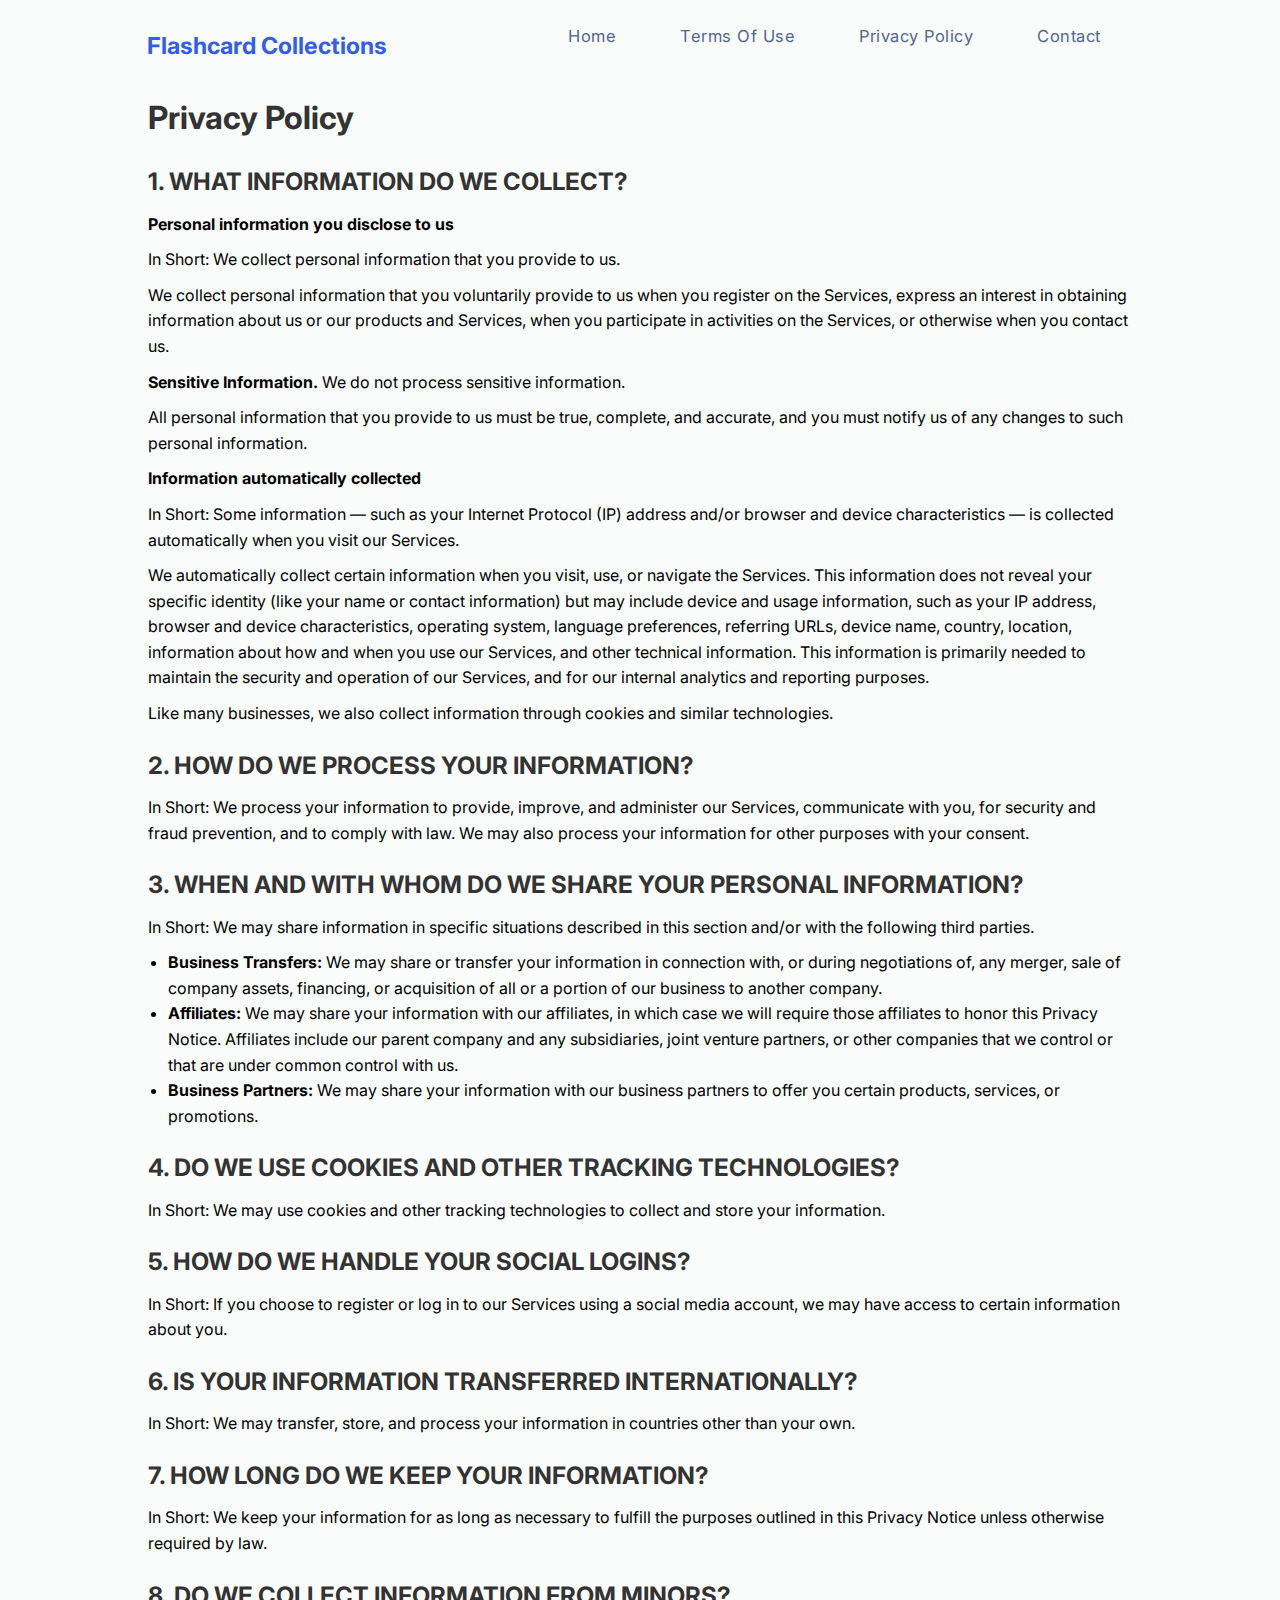
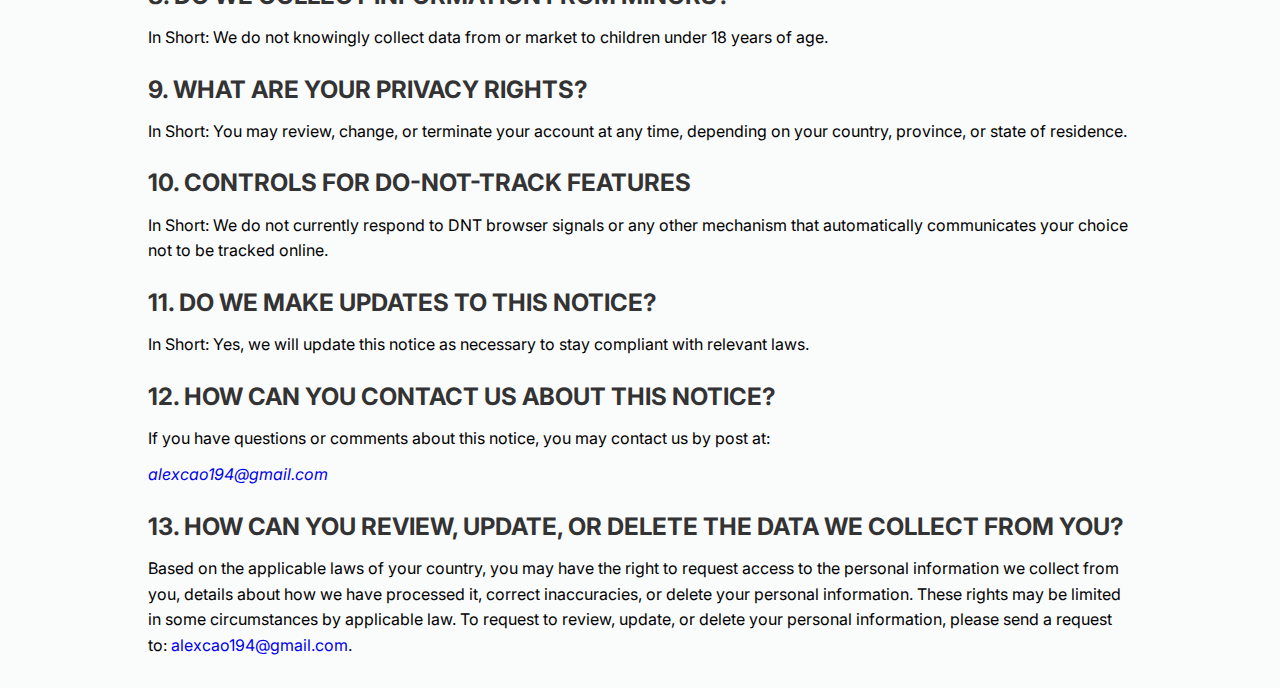
<file: privacy_policy.html>
<!DOCTYPE html>
<html lang="en">
<head>
    <meta charset="UTF-8">
    <meta name="viewport" content="width=device-width, initial-scale=1.0">
    <link rel="stylesheet" href="./css/style.css">
    <title>Privacy Policy</title>
    <style>
        body {
            font-family: Arial, sans-serif;
            line-height: 1.6;
            margin: 0;
            padding: 0;
        }
        .terms_body {
            width: 80%;
            margin: 0 auto;
            padding: 20px;
        }
        h1, h2 {
            color: #333;
        }
        h2 {
            margin-top: 20px;
        }
        p {
            margin: 10px 0;
        }
        .terms_body ul {
            margin: 10px 0 20px 20px;
        }
        .terms_body ul li {
            list-style-type: disc;
        }
    </style>
</head>
<body>
    <!-- ==== HEADER ==== -->
  <header class="container header">
    <!-- ==== NAVBAR ==== -->
    <nav class="nav">
      <div class="logo">
        <h2>Flashcard Collections</h2>
      </div>

      <div class="nav_menu" id="nav_menu">
        <button class="close_btn" id="close_btn">
          <i class="ri-close-fill"></i>
        </button>

        <ul class="nav_menu_list">
          <li class="nav_menu_item">
            <a href="index.html" class="nav_menu_link">Home</a>
          </li>
          <li class="nav_menu_item">
            <a href="terms_of_use.html" class="nav_menu_link">Terms of use</a>
          </li>
          <li class="nav_menu_item">
            <a href="privacy_policy.html" class="nav_menu_link">Privacy Policy</a>
          </li>
          <li class="nav_menu_item">
            <a href="contact.html" class="nav_menu_link">Contact</a>
          </li>
        </ul>
      </div>

      <button class="toggle_btn" id="toggle_btn">
        <i class="ri-menu-line"></i>
      </button>
    </nav>
  </header>
        <div class="terms_body">
        <h1>Privacy Policy</h1>

        <h2>1. WHAT INFORMATION DO WE COLLECT?</h2>
        <p><strong>Personal information you disclose to us</strong></p>
        <p>In Short: We collect personal information that you provide to us.</p>
        <p>We collect personal information that you voluntarily provide to us when you register on the Services, express an interest in obtaining information about us or our products and Services, when you participate in activities on the Services, or otherwise when you contact us.</p>
        <p><strong>Sensitive Information.</strong> We do not process sensitive information.</p>
        <p>All personal information that you provide to us must be true, complete, and accurate, and you must notify us of any changes to such personal information.</p>

        <p><strong>Information automatically collected</strong></p>
        <p>In Short: Some information — such as your Internet Protocol (IP) address and/or browser and device characteristics — is collected automatically when you visit our Services.</p>
        <p>We automatically collect certain information when you visit, use, or navigate the Services. This information does not reveal your specific identity (like your name or contact information) but may include device and usage information, such as your IP address, browser and device characteristics, operating system, language preferences, referring URLs, device name, country, location, information about how and when you use our Services, and other technical information. This information is primarily needed to maintain the security and operation of our Services, and for our internal analytics and reporting purposes.</p>
        <p>Like many businesses, we also collect information through cookies and similar technologies.</p>

        <h2>2. HOW DO WE PROCESS YOUR INFORMATION?</h2>
        <p>In Short: We process your information to provide, improve, and administer our Services, communicate with you, for security and fraud prevention, and to comply with law. We may also process your information for other purposes with your consent.</p>

        <h2>3. WHEN AND WITH WHOM DO WE SHARE YOUR PERSONAL INFORMATION?</h2>
        <p>In Short: We may share information in specific situations described in this section and/or with the following third parties.</p>
        <ul>
            <li><strong>Business Transfers:</strong> We may share or transfer your information in connection with, or during negotiations of, any merger, sale of company assets, financing, or acquisition of all or a portion of our business to another company.</li>
            <li><strong>Affiliates:</strong> We may share your information with our affiliates, in which case we will require those affiliates to honor this Privacy Notice. Affiliates include our parent company and any subsidiaries, joint venture partners, or other companies that we control or that are under common control with us.</li>
            <li><strong>Business Partners:</strong> We may share your information with our business partners to offer you certain products, services, or promotions.</li>
        </ul>

        <h2>4. DO WE USE COOKIES AND OTHER TRACKING TECHNOLOGIES?</h2>
        <p>In Short: We may use cookies and other tracking technologies to collect and store your information.</p>

        <h2>5. HOW DO WE HANDLE YOUR SOCIAL LOGINS?</h2>
        <p>In Short: If you choose to register or log in to our Services using a social media account, we may have access to certain information about you.</p>

        <h2>6. IS YOUR INFORMATION TRANSFERRED INTERNATIONALLY?</h2>
        <p>In Short: We may transfer, store, and process your information in countries other than your own.</p>

        <h2>7. HOW LONG DO WE KEEP YOUR INFORMATION?</h2>
        <p>In Short: We keep your information for as long as necessary to fulfill the purposes outlined in this Privacy Notice unless otherwise required by law.</p>

        <h2>8. DO WE COLLECT INFORMATION FROM MINORS?</h2>
        <p>In Short: We do not knowingly collect data from or market to children under 18 years of age.</p>

        <h2>9. WHAT ARE YOUR PRIVACY RIGHTS?</h2>
        <p>In Short: You may review, change, or terminate your account at any time, depending on your country, province, or state of residence.</p>

        <h2>10. CONTROLS FOR DO-NOT-TRACK FEATURES</h2>
        <p>In Short: We do not currently respond to DNT browser signals or any other mechanism that automatically communicates your choice not to be tracked online.</p>

        <h2>11. DO WE MAKE UPDATES TO THIS NOTICE?</h2>
        <p>In Short: Yes, we will update this notice as necessary to stay compliant with relevant laws.</p>

        <h2>12. HOW CAN YOU CONTACT US ABOUT THIS NOTICE?</h2>
        <p>If you have questions or comments about this notice, you may contact us by post at:</p>
        <address>
            <a href="mailto:alexcao194@gmail.com">alexcao194@gmail.com</a>
        </address>

        <h2>13. HOW CAN YOU REVIEW, UPDATE, OR DELETE THE DATA WE COLLECT FROM YOU?</h2>
        <p>Based on the applicable laws of your country, you may have the right to request access to the personal information we collect from you, details about how we have processed it, correct inaccuracies, or delete your personal information. These rights may be limited in some circumstances by applicable law. To request to review, update, or delete your personal information, please send a request to: <a href="mailto:alexcao194@gmail.com">alexcao194@gmail.com</a>.</p>
    </div>
</body>
</html>
</file>
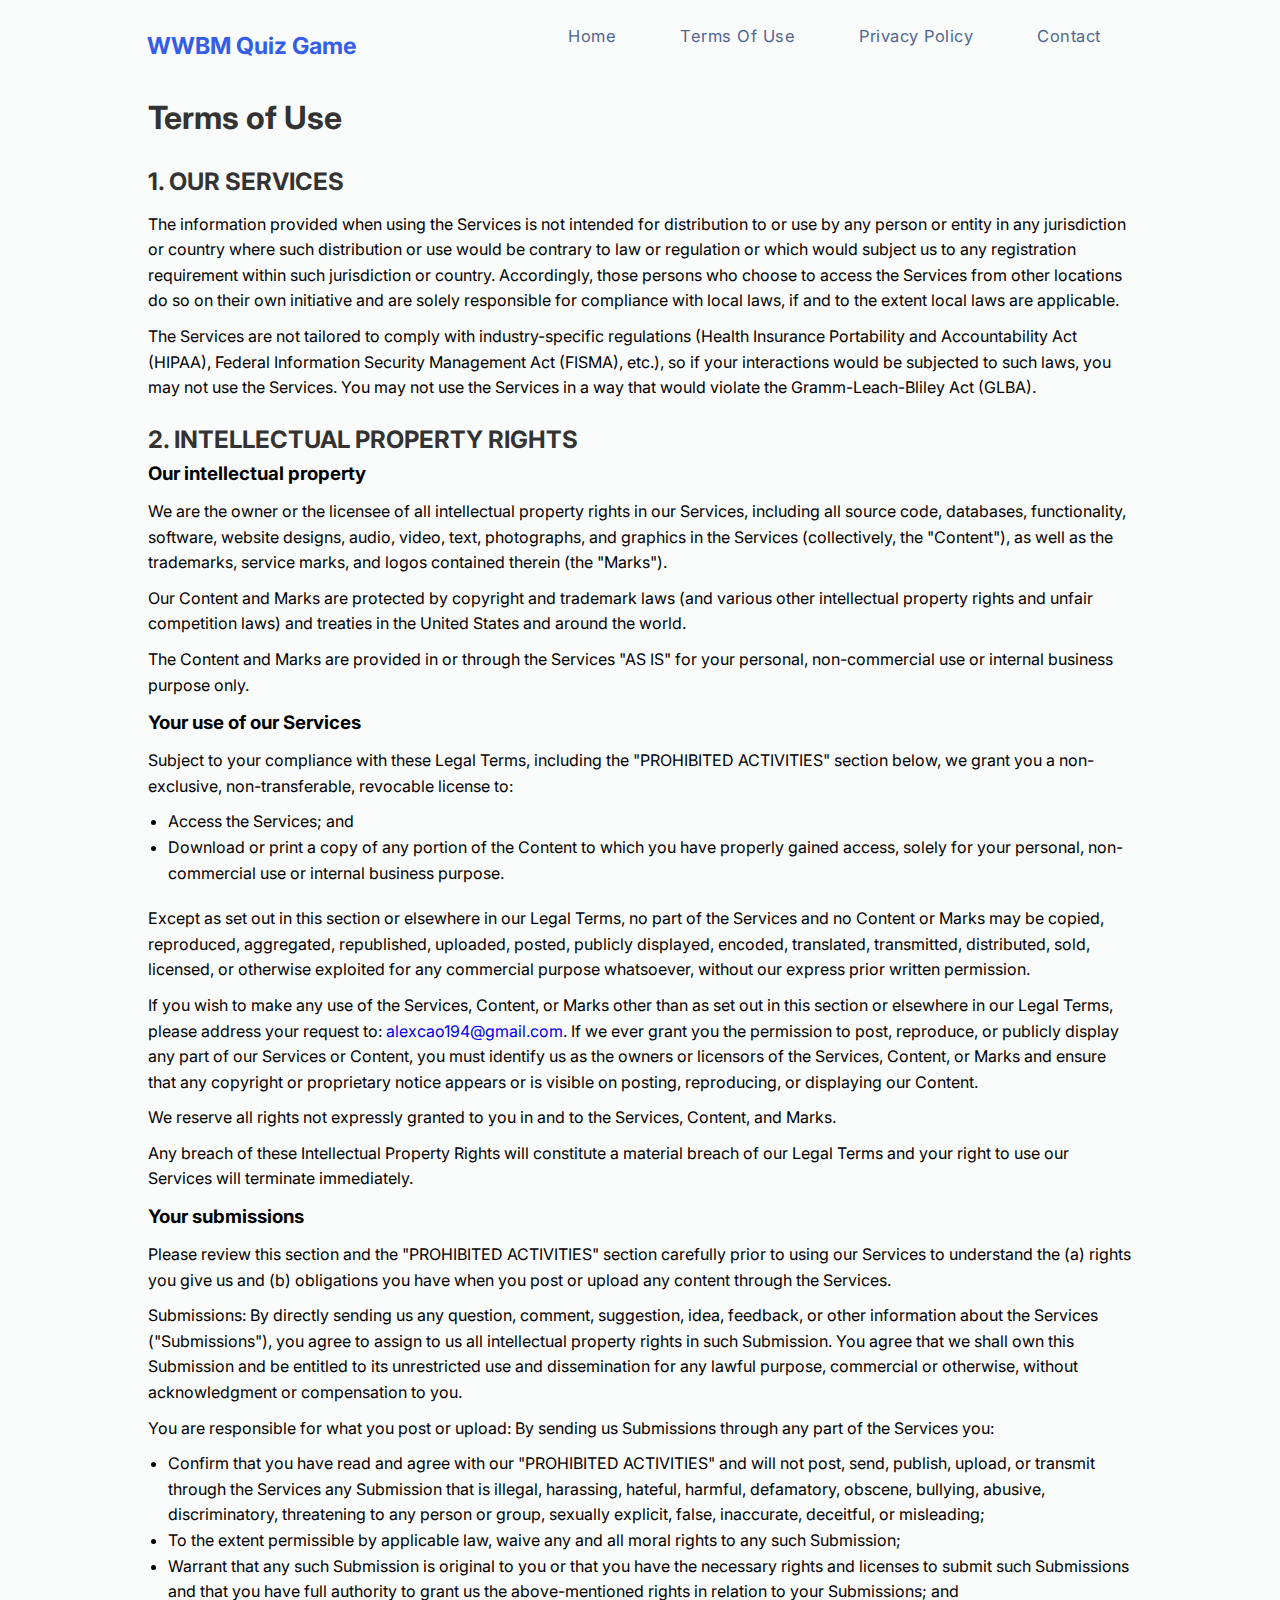
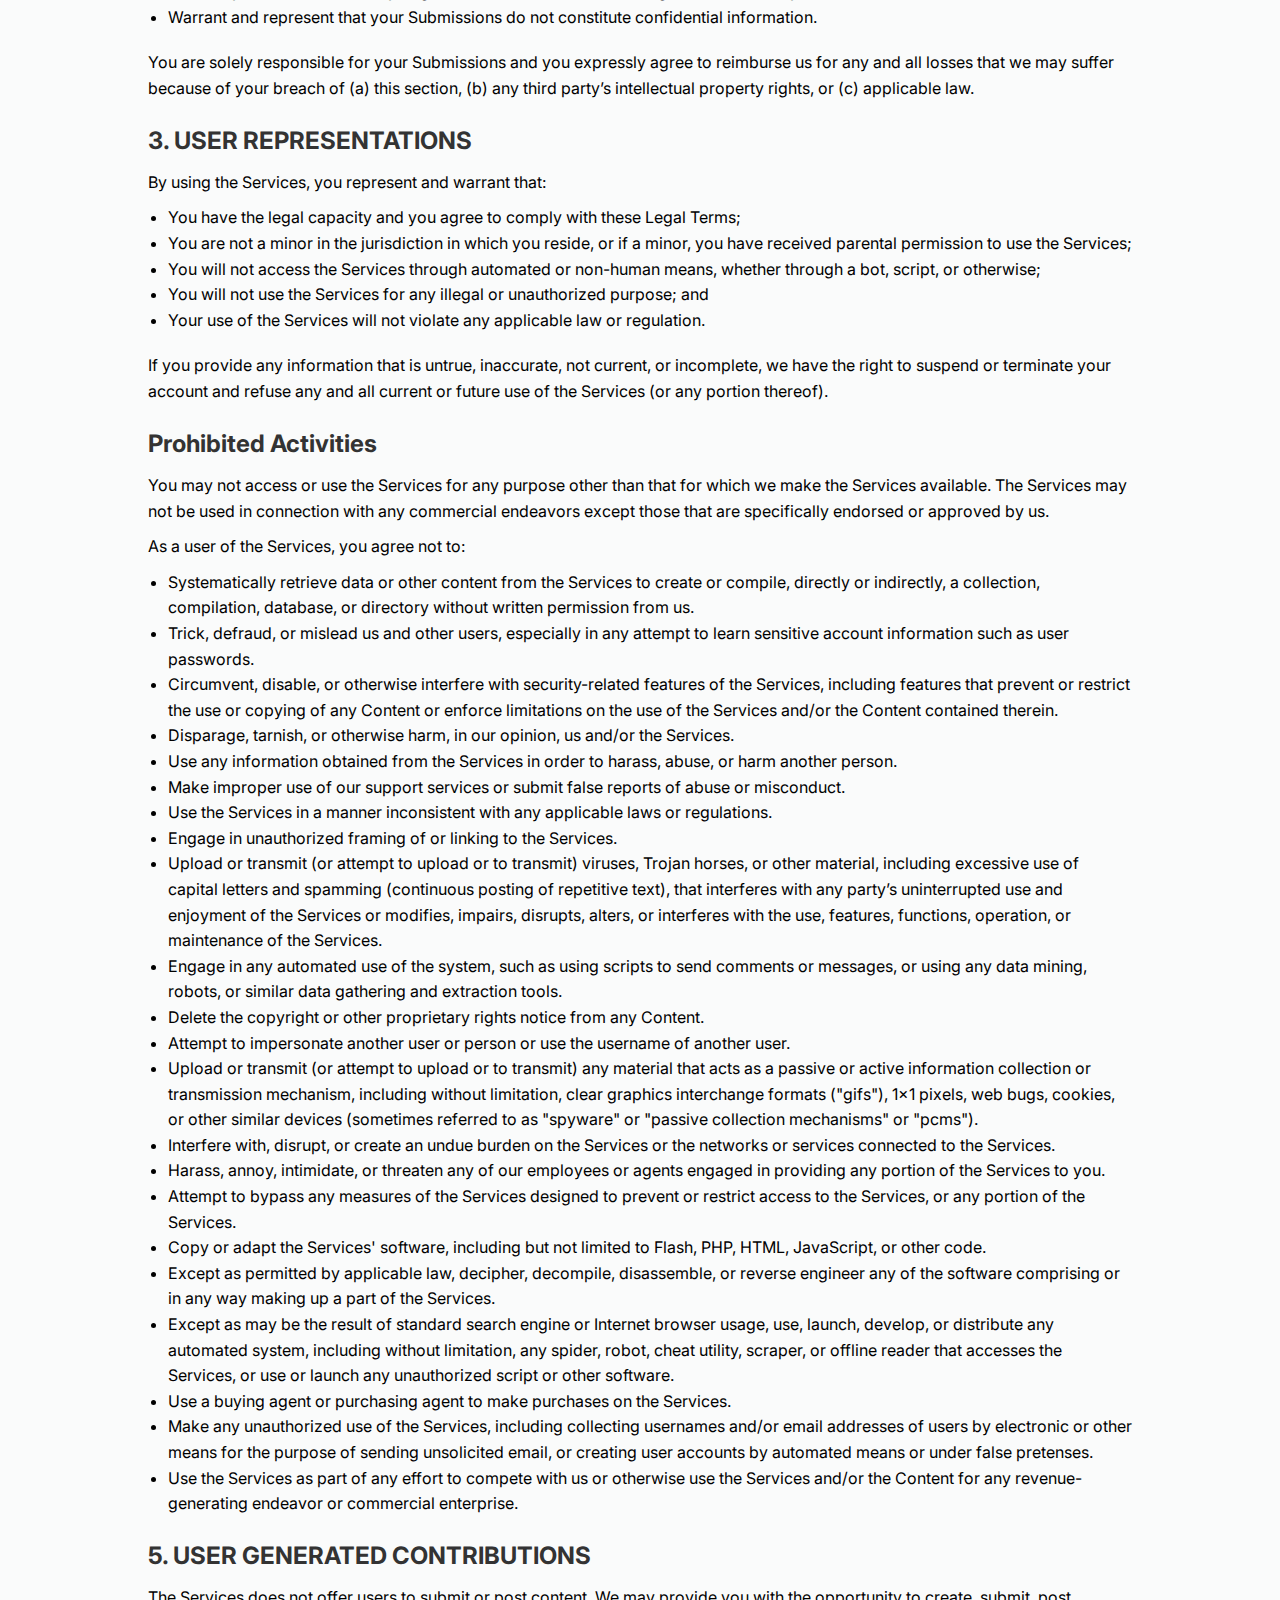
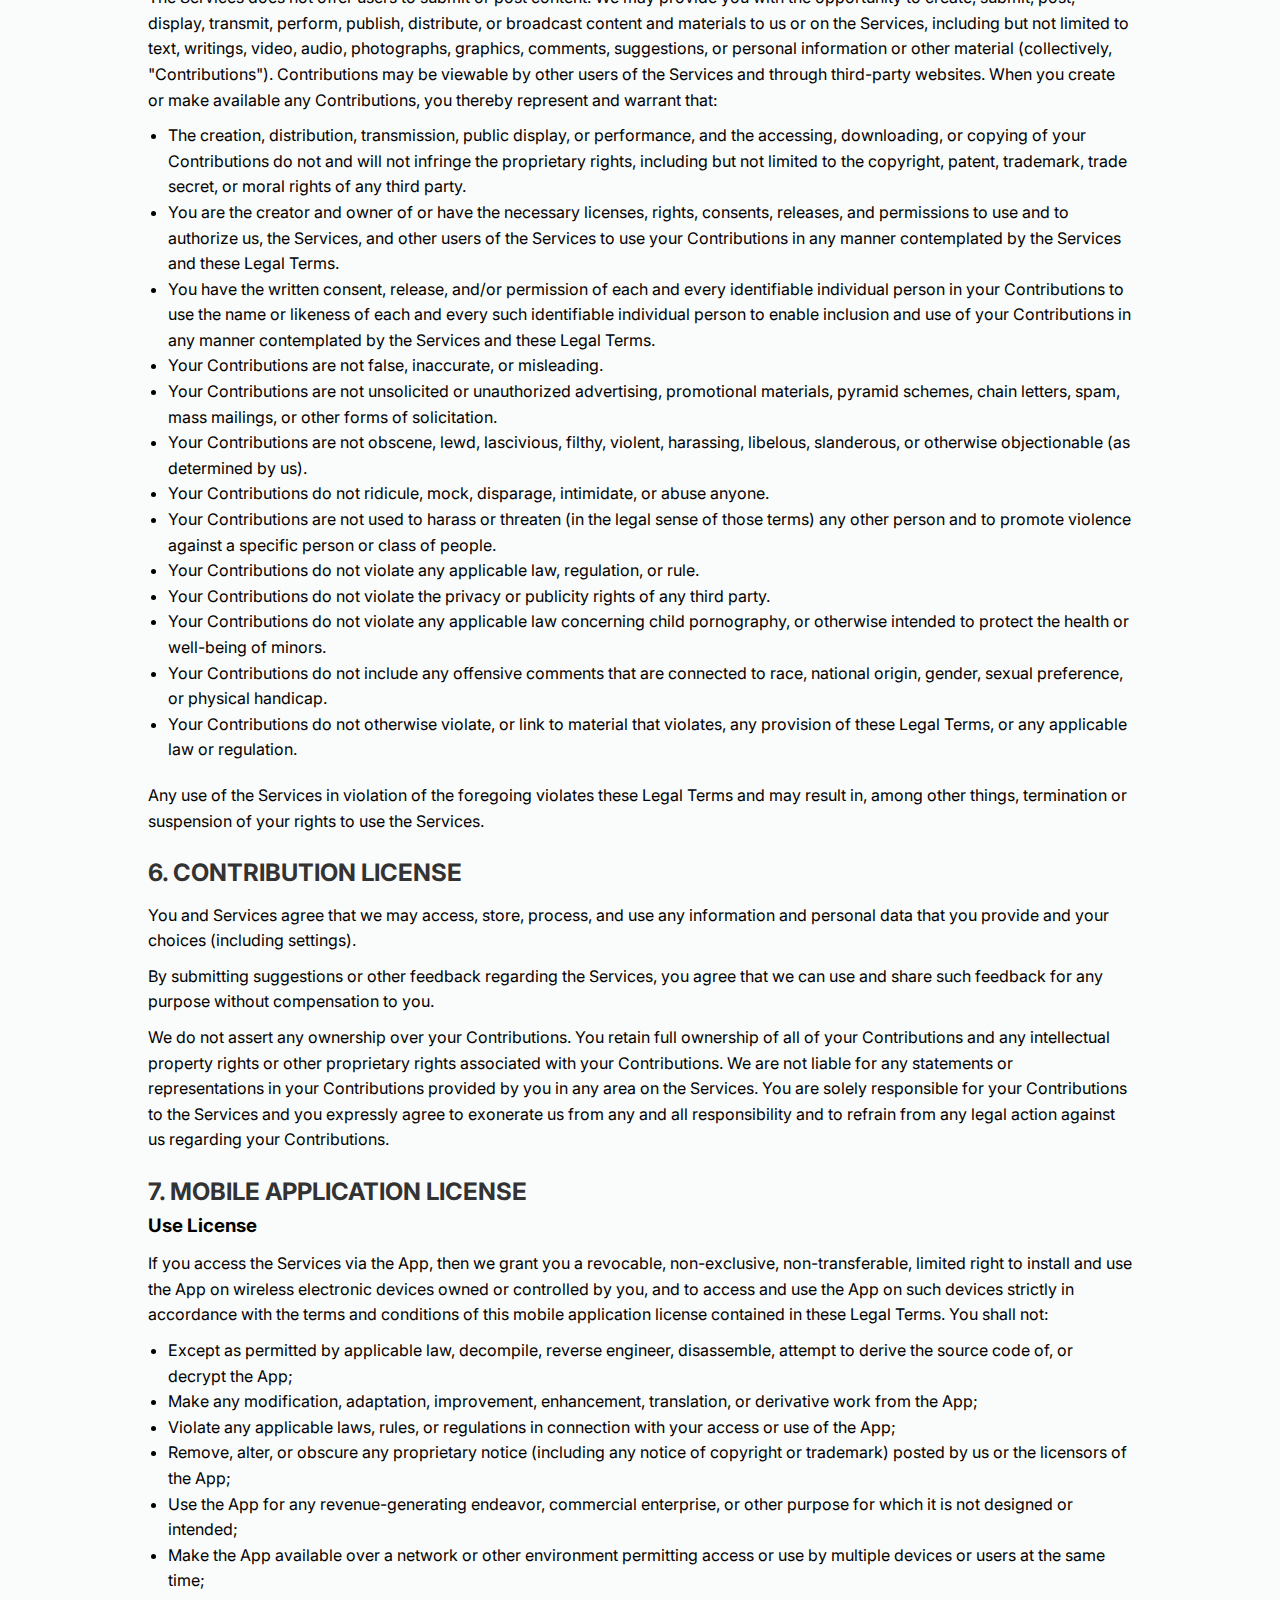
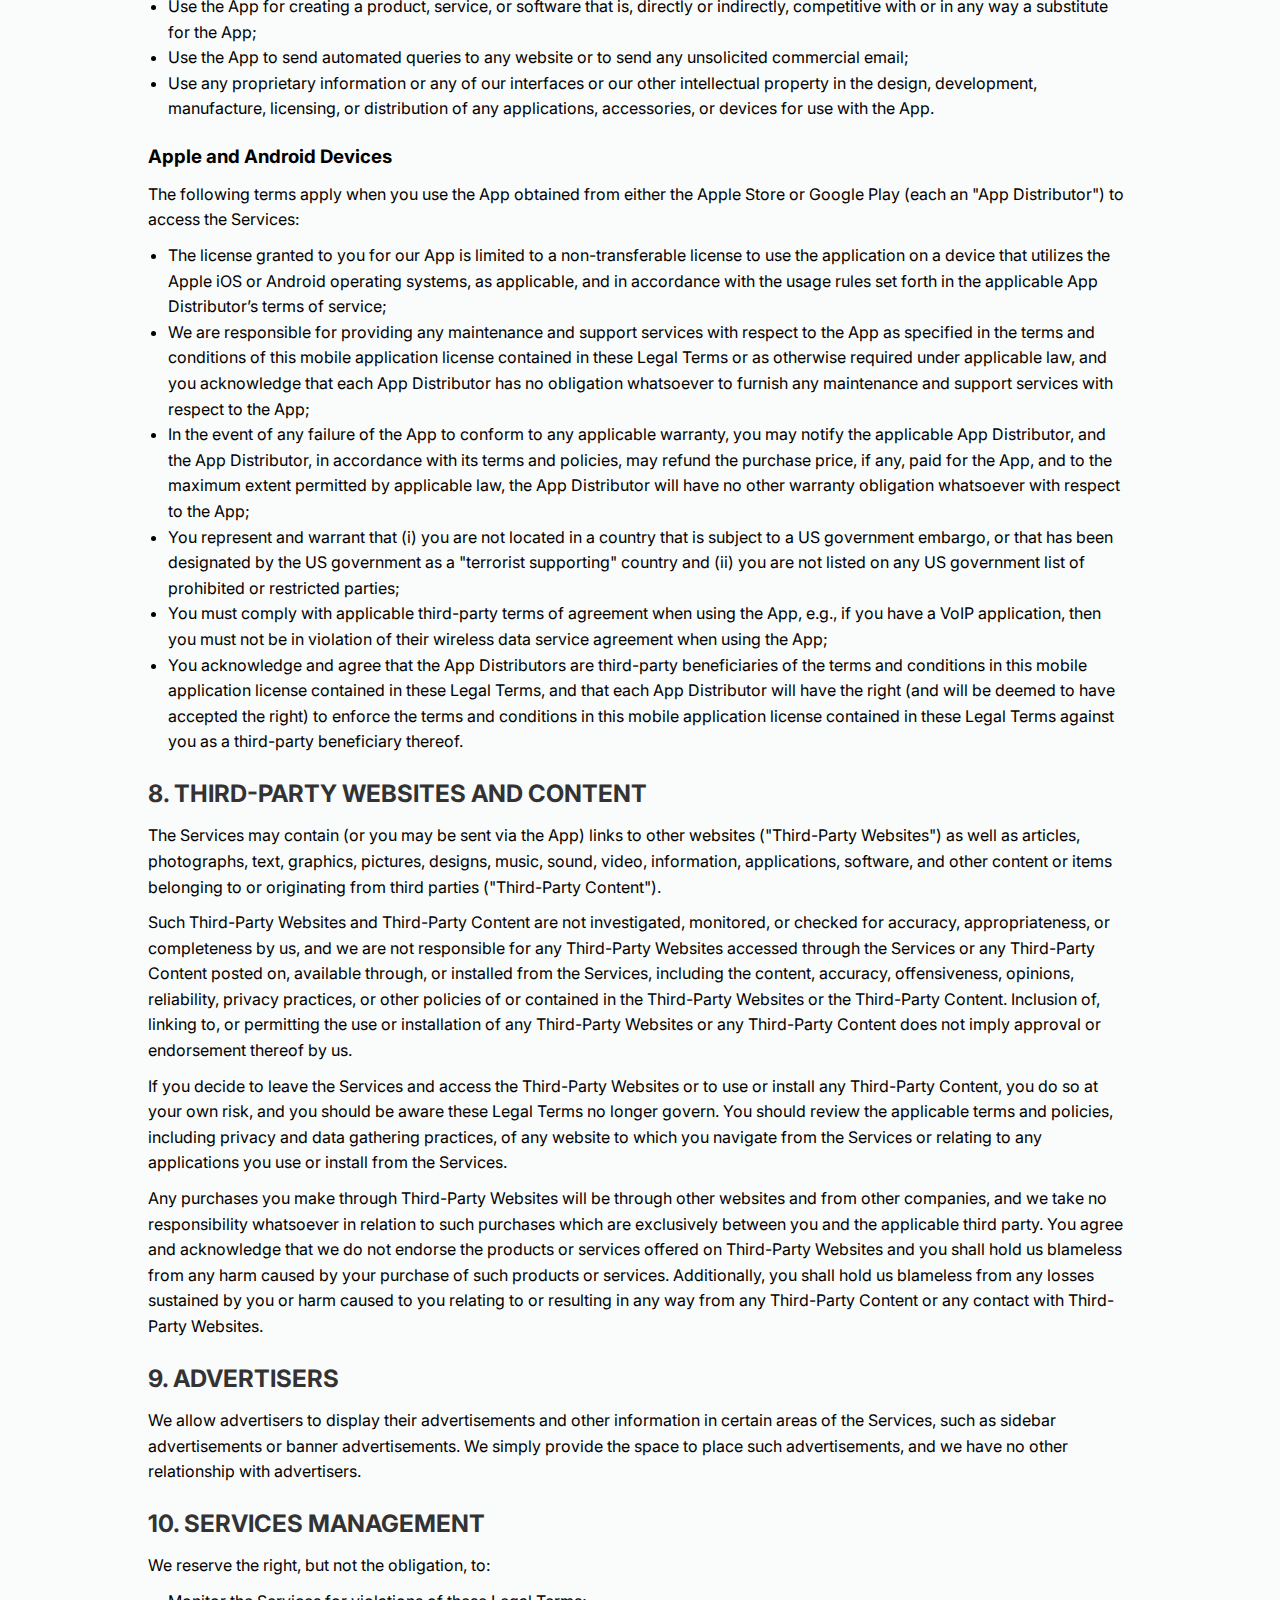
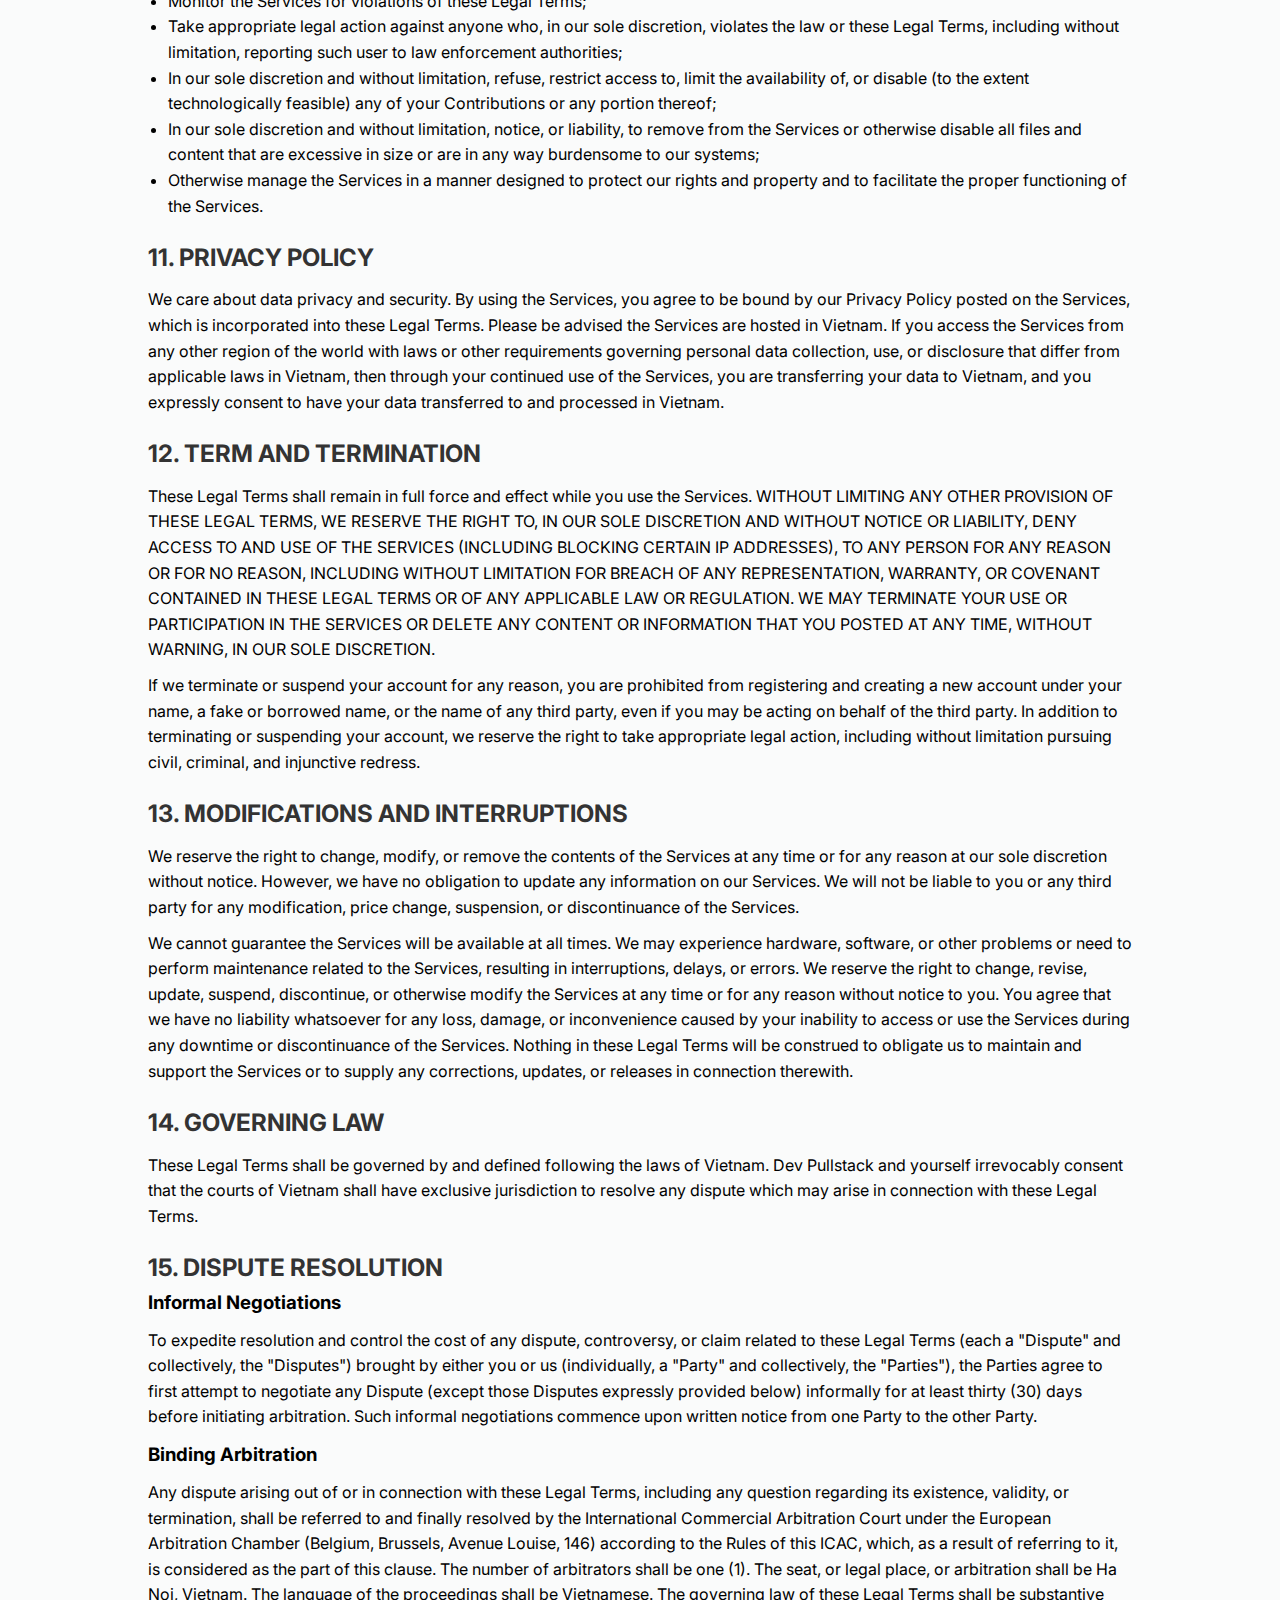
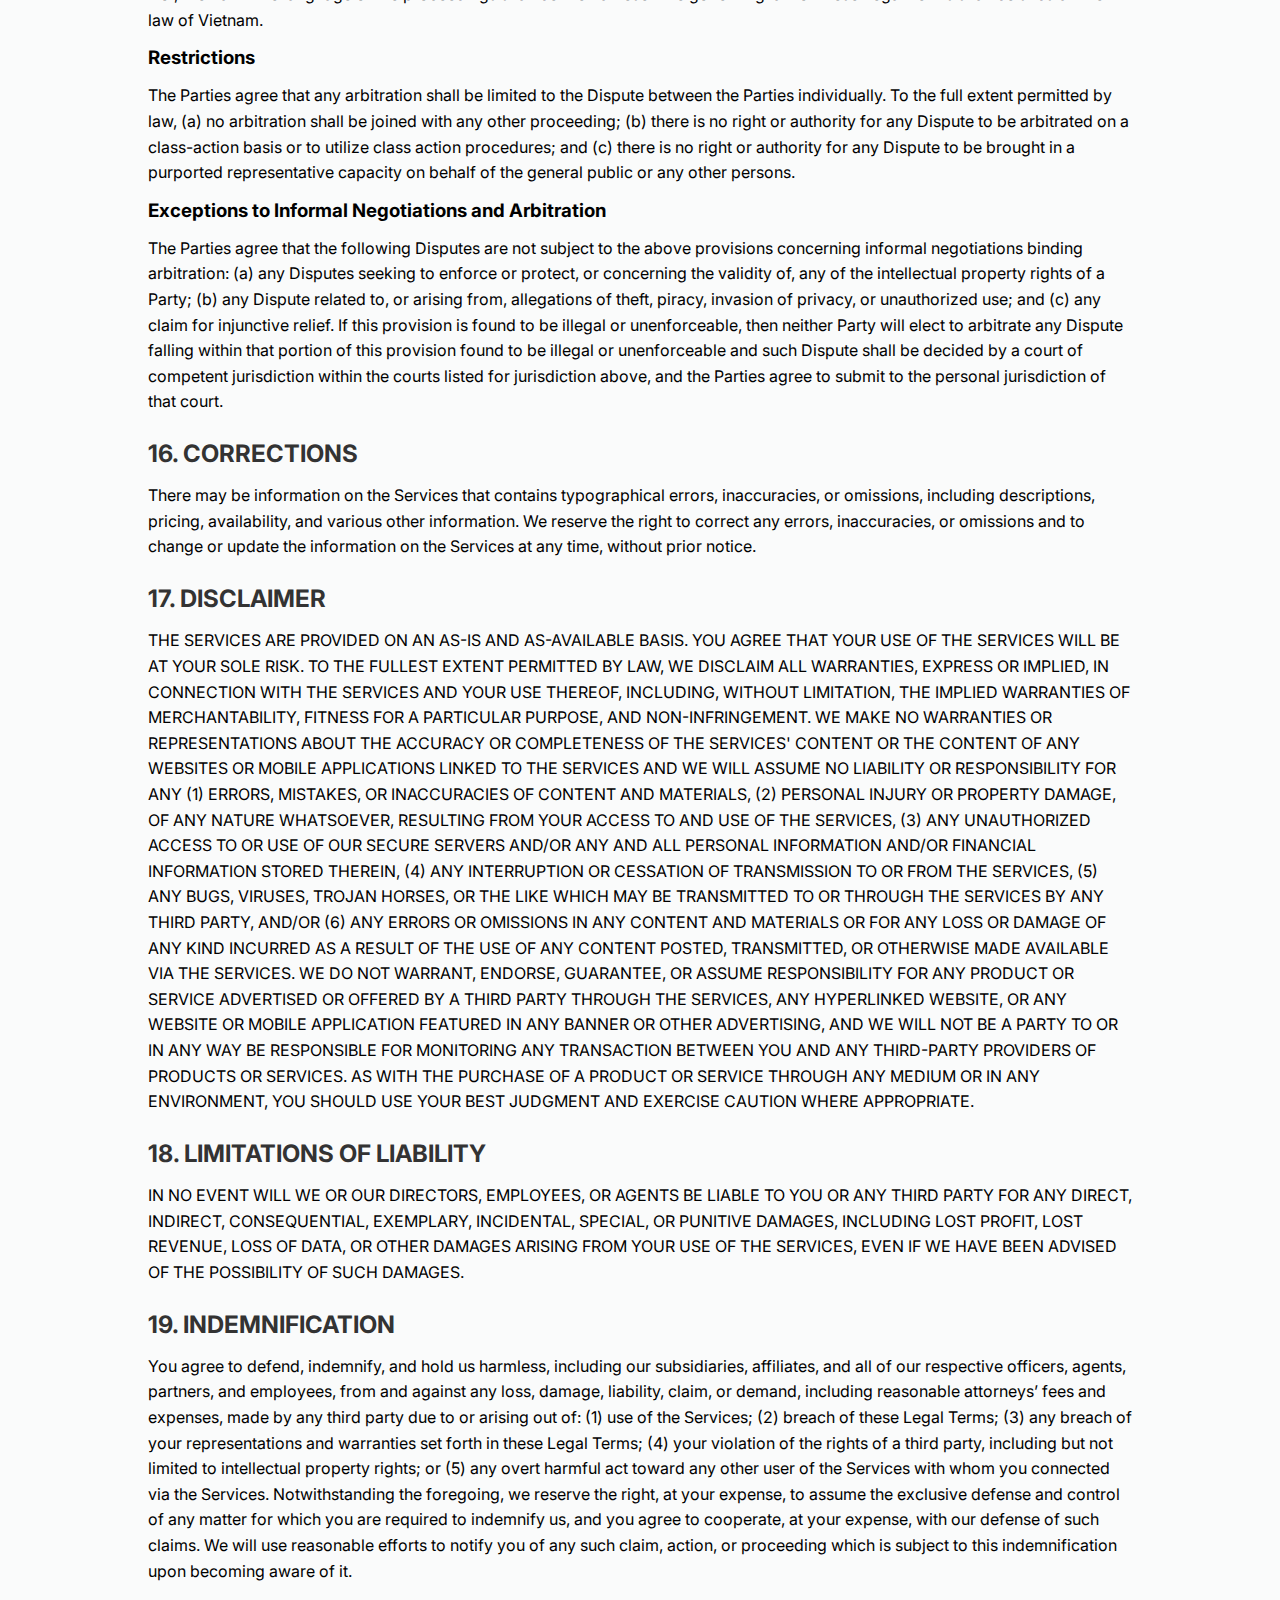
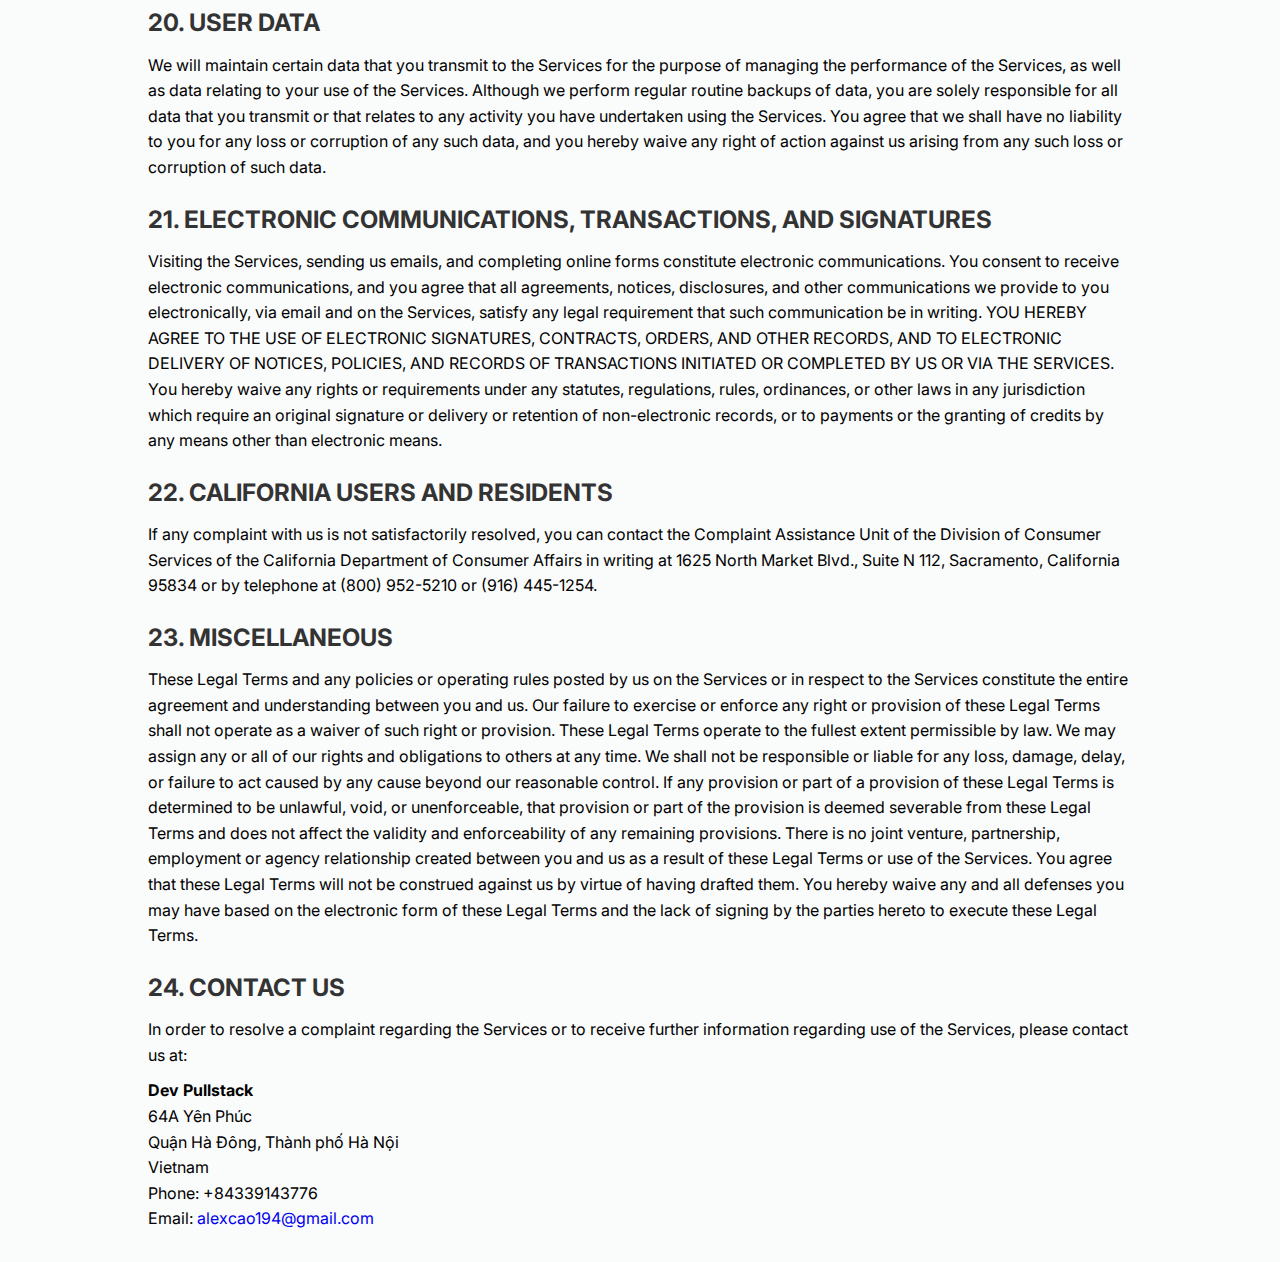
<file: terms_of_use.html>
<!DOCTYPE html>
<html lang="en">

<head>
    <meta charset="UTF-8">
    <meta name="viewport" content="width=device-width, initial-scale=1.0">
    <link rel="stylesheet" href="./css/style.css">
    <title>Terms Of Use</title>
    <style>
        body {
            font-family: Arial, sans-serif;
            line-height: 1.6;
            margin: 0;
            padding: 0;
        }
        .terms_body {
            width: 80%;
            margin: 0 auto;
            padding: 20px;
        }
        h1, h2 {
            color: #333;
        }
        h2 {
            margin-top: 20px;
        }
        p {
            margin: 10px 0;
        }
        .terms_body ul {
            margin: 10px 0 20px 20px;
        }
        .terms_body ul li {
            list-style-type: disc;
        }
    </style>
</head>

<body>
    <!-- ==== HEADER ==== -->
  <header class="container header">
    <!-- ==== NAVBAR ==== -->
    <nav class="nav">
      <div class="logo">
        <h2>WWBM Quiz Game</h2>
      </div>

      <div class="nav_menu" id="nav_menu">
        <button class="close_btn" id="close_btn">
          <i class="ri-close-fill"></i>
        </button>

        <ul class="nav_menu_list">
          <li class="nav_menu_item">
            <a href="index.html" class="nav_menu_link">Home</a>
          </li>
          <li class="nav_menu_item">
            <a href="terms_of_use.html" class="nav_menu_link">Terms of use</a>
          </li>
          <li class="nav_menu_item">
            <a href="privacy_policy.html" class="nav_menu_link">Privacy Policy</a>
          </li>
          <li class="nav_menu_item">
            <a href="contact.html" class="nav_menu_link">Contact</a>
          </li>
        </ul>
      </div>

      <button class="toggle_btn" id="toggle_btn">
        <i class="ri-menu-line"></i>
      </button>
    </nav>
  </header>
    <div class="terms_body">
        <h1>Terms of Use</h1>

        <h2>1. OUR SERVICES</h2>
        <p>The information provided when using the Services is not intended for distribution to or use by any person or entity in any jurisdiction or country where such distribution or use would be contrary to law or regulation or which would subject us to any registration requirement within such jurisdiction or country. Accordingly, those persons who choose to access the Services from other locations do so on their own initiative and are solely responsible for compliance with local laws, if and to the extent local laws are applicable.</p>
        <p>The Services are not tailored to comply with industry-specific regulations (Health Insurance Portability and Accountability Act (HIPAA), Federal Information Security Management Act (FISMA), etc.), so if your interactions would be subjected to such laws, you may not use the Services. You may not use the Services in a way that would violate the Gramm-Leach-Bliley Act (GLBA).</p>

        <h2>2. INTELLECTUAL PROPERTY RIGHTS</h2>
        <h3>Our intellectual property</h3>
        <p>We are the owner or the licensee of all intellectual property rights in our Services, including all source code, databases, functionality, software, website designs, audio, video, text, photographs, and graphics in the Services (collectively, the "Content"), as well as the trademarks, service marks, and logos contained therein (the "Marks").</p>
        <p>Our Content and Marks are protected by copyright and trademark laws (and various other intellectual property rights and unfair competition laws) and treaties in the United States and around the world.</p>
        <p>The Content and Marks are provided in or through the Services "AS IS" for your personal, non-commercial use or internal business purpose only.</p>

        <h3>Your use of our Services</h3>
        <p>Subject to your compliance with these Legal Terms, including the "PROHIBITED ACTIVITIES" section below, we grant you a non-exclusive, non-transferable, revocable license to:</p>
        <ul>
            <li>Access the Services; and</li>
            <li>Download or print a copy of any portion of the Content to which you have properly gained access, solely for your personal, non-commercial use or internal business purpose.</li>
        </ul>
        <p>Except as set out in this section or elsewhere in our Legal Terms, no part of the Services and no Content or Marks may be copied, reproduced, aggregated, republished, uploaded, posted, publicly displayed, encoded, translated, transmitted, distributed, sold, licensed, or otherwise exploited for any commercial purpose whatsoever, without our express prior written permission.</p>
        <p>If you wish to make any use of the Services, Content, or Marks other than as set out in this section or elsewhere in our Legal Terms, please address your request to: <a href="mailto:alexcao194@gmail.com">alexcao194@gmail.com</a>. If we ever grant you the permission to post, reproduce, or publicly display any part of our Services or Content, you must identify us as the owners or licensors of the Services, Content, or Marks and ensure that any copyright or proprietary notice appears or is visible on posting, reproducing, or displaying our Content.</p>
        <p>We reserve all rights not expressly granted to you in and to the Services, Content, and Marks.</p>
        <p>Any breach of these Intellectual Property Rights will constitute a material breach of our Legal Terms and your right to use our Services will terminate immediately.</p>

        <h3>Your submissions</h3>
        <p>Please review this section and the "PROHIBITED ACTIVITIES" section carefully prior to using our Services to understand the (a) rights you give us and (b) obligations you have when you post or upload any content through the Services.</p>
        <p>Submissions: By directly sending us any question, comment, suggestion, idea, feedback, or other information about the Services ("Submissions"), you agree to assign to us all intellectual property rights in such Submission. You agree that we shall own this Submission and be entitled to its unrestricted use and dissemination for any lawful purpose, commercial or otherwise, without acknowledgment or compensation to you.</p>
        <p>You are responsible for what you post or upload: By sending us Submissions through any part of the Services you:</p>
        <ul>
            <li>Confirm that you have read and agree with our "PROHIBITED ACTIVITIES" and will not post, send, publish, upload, or transmit through the Services any Submission that is illegal, harassing, hateful, harmful, defamatory, obscene, bullying, abusive, discriminatory, threatening to any person or group, sexually explicit, false, inaccurate, deceitful, or misleading;</li>
            <li>To the extent permissible by applicable law, waive any and all moral rights to any such Submission;</li>
            <li>Warrant that any such Submission is original to you or that you have the necessary rights and licenses to submit such Submissions and that you have full authority to grant us the above-mentioned rights in relation to your Submissions; and</li>
            <li>Warrant and represent that your Submissions do not constitute confidential information.</li>
        </ul>
        <p>You are solely responsible for your Submissions and you expressly agree to reimburse us for any and all losses that we may suffer because of your breach of (a) this section, (b) any third party’s intellectual property rights, or (c) applicable law.</p>
        <h2>3. USER REPRESENTATIONS</h2>
        <p>By using the Services, you represent and warrant that:</p>
        <ul>
            <li>You have the legal capacity and you agree to comply with these Legal Terms;</li>
            <li>You are not a minor in the jurisdiction in which you reside, or if a minor, you have received parental permission to use the Services;</li>
            <li>You will not access the Services through automated or non-human means, whether through a bot, script, or otherwise;</li>
            <li>You will not use the Services for any illegal or unauthorized purpose; and</li>
            <li>Your use of the Services will not violate any applicable law or regulation.</li>
        </ul>
        <p>If you provide any information that is untrue, inaccurate, not current, or incomplete, we have the right to suspend or terminate your account and refuse any and all current or future use of the Services (or any portion thereof).</p>
        <h2>Prohibited Activities</h2>
        <p>You may not access or use the Services for any purpose other than that for which we make the Services available. The Services may not be used in connection with any commercial endeavors except those that are specifically endorsed or approved by us.</p>
        <p>As a user of the Services, you agree not to:</p>
        <ul>
            <li>Systematically retrieve data or other content from the Services to create or compile, directly or indirectly, a collection, compilation, database, or directory without written permission from us.</li>
            <li>Trick, defraud, or mislead us and other users, especially in any attempt to learn sensitive account information such as user passwords.</li>
            <li>Circumvent, disable, or otherwise interfere with security-related features of the Services, including features that prevent or restrict the use or copying of any Content or enforce limitations on the use of the Services and/or the Content contained therein.</li>
            <li>Disparage, tarnish, or otherwise harm, in our opinion, us and/or the Services.</li>
            <li>Use any information obtained from the Services in order to harass, abuse, or harm another person.</li>
            <li>Make improper use of our support services or submit false reports of abuse or misconduct.</li>
            <li>Use the Services in a manner inconsistent with any applicable laws or regulations.</li>
            <li>Engage in unauthorized framing of or linking to the Services.</li>
            <li>Upload or transmit (or attempt to upload or to transmit) viruses, Trojan horses, or other material, including excessive use of capital letters and spamming (continuous posting of repetitive text), that interferes with any party’s uninterrupted use and enjoyment of the Services or modifies, impairs, disrupts, alters, or interferes with the use, features, functions, operation, or maintenance of the Services.</li>
            <li>Engage in any automated use of the system, such as using scripts to send comments or messages, or using any data mining, robots, or similar data gathering and extraction tools.</li>
            <li>Delete the copyright or other proprietary rights notice from any Content.</li>
            <li>Attempt to impersonate another user or person or use the username of another user.</li>
            <li>Upload or transmit (or attempt to upload or to transmit) any material that acts as a passive or active information collection or transmission mechanism, including without limitation, clear graphics interchange formats ("gifs"), 1×1 pixels, web bugs, cookies, or other similar devices (sometimes referred to as "spyware" or "passive collection mechanisms" or "pcms").</li>
            <li>Interfere with, disrupt, or create an undue burden on the Services or the networks or services connected to the Services.</li>
            <li>Harass, annoy, intimidate, or threaten any of our employees or agents engaged in providing any portion of the Services to you.</li>
            <li>Attempt to bypass any measures of the Services designed to prevent or restrict access to the Services, or any portion of the Services.</li>
            <li>Copy or adapt the Services' software, including but not limited to Flash, PHP, HTML, JavaScript, or other code.</li>
            <li>Except as permitted by applicable law, decipher, decompile, disassemble, or reverse engineer any of the software comprising or in any way making up a part of the Services.</li>
            <li>Except as may be the result of standard search engine or Internet browser usage, use, launch, develop, or distribute any automated system, including without limitation, any spider, robot, cheat utility, scraper, or offline reader that accesses the Services, or use or launch any unauthorized script or other software.</li>
            <li>Use a buying agent or purchasing agent to make purchases on the Services.</li>
            <li>Make any unauthorized use of the Services, including collecting usernames and/or email addresses of users by electronic or other means for the purpose of sending unsolicited email, or creating user accounts by automated means or under false pretenses.</li>
            <li>Use the Services as part of any effort to compete with us or otherwise use the Services and/or the Content for any revenue-generating endeavor or commercial enterprise.</li>
        </ul>
        <h2>5. USER GENERATED CONTRIBUTIONS</h2>
        <p>The Services does not offer users to submit or post content. We may provide you with the opportunity to create, submit, post, display, transmit, perform, publish, distribute, or broadcast content and materials to us or on the Services, including but not limited to text, writings, video, audio, photographs, graphics, comments, suggestions, or personal information or other material (collectively, "Contributions"). Contributions may be viewable by other users of the Services and through third-party websites. When you create or make available any Contributions, you thereby represent and warrant that:</p>
        <ul>
            <li>The creation, distribution, transmission, public display, or performance, and the accessing, downloading, or copying of your Contributions do not and will not infringe the proprietary rights, including but not limited to the copyright, patent, trademark, trade secret, or moral rights of any third party.</li>
            <li>You are the creator and owner of or have the necessary licenses, rights, consents, releases, and permissions to use and to authorize us, the Services, and other users of the Services to use your Contributions in any manner contemplated by the Services and these Legal Terms.</li>
            <li>You have the written consent, release, and/or permission of each and every identifiable individual person in your Contributions to use the name or likeness of each and every such identifiable individual person to enable inclusion and use of your Contributions in any manner contemplated by the Services and these Legal Terms.</li>
            <li>Your Contributions are not false, inaccurate, or misleading.</li>
            <li>Your Contributions are not unsolicited or unauthorized advertising, promotional materials, pyramid schemes, chain letters, spam, mass mailings, or other forms of solicitation.</li>
            <li>Your Contributions are not obscene, lewd, lascivious, filthy, violent, harassing, libelous, slanderous, or otherwise objectionable (as determined by us).</li>
            <li>Your Contributions do not ridicule, mock, disparage, intimidate, or abuse anyone.</li>
            <li>Your Contributions are not used to harass or threaten (in the legal sense of those terms) any other person and to promote violence against a specific person or class of people.</li>
            <li>Your Contributions do not violate any applicable law, regulation, or rule.</li>
            <li>Your Contributions do not violate the privacy or publicity rights of any third party.</li>
            <li>Your Contributions do not violate any applicable law concerning child pornography, or otherwise intended to protect the health or well-being of minors.</li>
            <li>Your Contributions do not include any offensive comments that are connected to race, national origin, gender, sexual preference, or physical handicap.</li>
            <li>Your Contributions do not otherwise violate, or link to material that violates, any provision of these Legal Terms, or any applicable law or regulation.</li>
        </ul>
        <p>Any use of the Services in violation of the foregoing violates these Legal Terms and may result in, among other things, termination or suspension of your rights to use the Services.</p>
        <h2>6. CONTRIBUTION LICENSE</h2>
        <p>You and Services agree that we may access, store, process, and use any information and personal data that you provide and your choices (including settings).</p>
        <p>By submitting suggestions or other feedback regarding the Services, you agree that we can use and share such feedback for any purpose without compensation to you.</p>
        <p>We do not assert any ownership over your Contributions. You retain full ownership of all of your Contributions and any intellectual property rights or other proprietary rights associated with your Contributions. We are not liable for any statements or representations in your Contributions provided by you in any area on the Services. You are solely responsible for your Contributions to the Services and you expressly agree to exonerate us from any and all responsibility and to refrain from any legal action against us regarding your Contributions.</p>
        
        <h2>7. MOBILE APPLICATION LICENSE</h2>
        <h3>Use License</h3>
        <p>If you access the Services via the App, then we grant you a revocable, non-exclusive, non-transferable, limited right to install and use the App on wireless electronic devices owned or controlled by you, and to access and use the App on such devices strictly in accordance with the terms and conditions of this mobile application license contained in these Legal Terms. You shall not:</p>
        <ul>
            <li>Except as permitted by applicable law, decompile, reverse engineer, disassemble, attempt to derive the source code of, or decrypt the App;</li>
            <li>Make any modification, adaptation, improvement, enhancement, translation, or derivative work from the App;</li>
            <li>Violate any applicable laws, rules, or regulations in connection with your access or use of the App;</li>
            <li>Remove, alter, or obscure any proprietary notice (including any notice of copyright or trademark) posted by us or the licensors of the App;</li>
            <li>Use the App for any revenue-generating endeavor, commercial enterprise, or other purpose for which it is not designed or intended;</li>
            <li>Make the App available over a network or other environment permitting access or use by multiple devices or users at the same time;</li>
            <li>Use the App for creating a product, service, or software that is, directly or indirectly, competitive with or in any way a substitute for the App;</li>
            <li>Use the App to send automated queries to any website or to send any unsolicited commercial email;</li>
            <li>Use any proprietary information or any of our interfaces or our other intellectual property in the design, development, manufacture, licensing, or distribution of any applications, accessories, or devices for use with the App.</li>
        </ul>
        
        <h3>Apple and Android Devices</h3>
        <p>The following terms apply when you use the App obtained from either the Apple Store or Google Play (each an "App Distributor") to access the Services:</p>
        <ul>
            <li>The license granted to you for our App is limited to a non-transferable license to use the application on a device that utilizes the Apple iOS or Android operating systems, as applicable, and in accordance with the usage rules set forth in the applicable App Distributor’s terms of service;</li>
            <li>We are responsible for providing any maintenance and support services with respect to the App as specified in the terms and conditions of this mobile application license contained in these Legal Terms or as otherwise required under applicable law, and you acknowledge that each App Distributor has no obligation whatsoever to furnish any maintenance and support services with respect to the App;</li>
            <li>In the event of any failure of the App to conform to any applicable warranty, you may notify the applicable App Distributor, and the App Distributor, in accordance with its terms and policies, may refund the purchase price, if any, paid for the App, and to the maximum extent permitted by applicable law, the App Distributor will have no other warranty obligation whatsoever with respect to the App;</li>
            <li>You represent and warrant that (i) you are not located in a country that is subject to a US government embargo, or that has been designated by the US government as a "terrorist supporting" country and (ii) you are not listed on any US government list of prohibited or restricted parties;</li>
            <li>You must comply with applicable third-party terms of agreement when using the App, e.g., if you have a VoIP application, then you must not be in violation of their wireless data service agreement when using the App;</li>
            <li>You acknowledge and agree that the App Distributors are third-party beneficiaries of the terms and conditions in this mobile application license contained in these Legal Terms, and that each App Distributor will have the right (and will be deemed to have accepted the right) to enforce the terms and conditions in this mobile application license contained in these Legal Terms against you as a third-party beneficiary thereof.</li>
        </ul>
        <h2>8. THIRD-PARTY WEBSITES AND CONTENT</h2>
        <p>The Services may contain (or you may be sent via the App) links to other websites ("Third-Party Websites") as well as articles, photographs, text, graphics, pictures, designs, music, sound, video, information, applications, software, and other content or items belonging to or originating from third parties ("Third-Party Content").</p>
        <p>Such Third-Party Websites and Third-Party Content are not investigated, monitored, or checked for accuracy, appropriateness, or completeness by us, and we are not responsible for any Third-Party Websites accessed through the Services or any Third-Party Content posted on, available through, or installed from the Services, including the content, accuracy, offensiveness, opinions, reliability, privacy practices, or other policies of or contained in the Third-Party Websites or the Third-Party Content. Inclusion of, linking to, or permitting the use or installation of any Third-Party Websites or any Third-Party Content does not imply approval or endorsement thereof by us.</p>
        <p>If you decide to leave the Services and access the Third-Party Websites or to use or install any Third-Party Content, you do so at your own risk, and you should be aware these Legal Terms no longer govern. You should review the applicable terms and policies, including privacy and data gathering practices, of any website to which you navigate from the Services or relating to any applications you use or install from the Services.</p>
        <p>Any purchases you make through Third-Party Websites will be through other websites and from other companies, and we take no responsibility whatsoever in relation to such purchases which are exclusively between you and the applicable third party. You agree and acknowledge that we do not endorse the products or services offered on Third-Party Websites and you shall hold us blameless from any harm caused by your purchase of such products or services. Additionally, you shall hold us blameless from any losses sustained by you or harm caused to you relating to or resulting in any way from any Third-Party Content or any contact with Third-Party Websites.</p>

        <h2>9. ADVERTISERS</h2>
        <p>We allow advertisers to display their advertisements and other information in certain areas of the Services, such as sidebar advertisements or banner advertisements. We simply provide the space to place such advertisements, and we have no other relationship with advertisers.</p>

        <h2>10. SERVICES MANAGEMENT</h2>
        <p>We reserve the right, but not the obligation, to:</p>
        <ul>
            <li>Monitor the Services for violations of these Legal Terms;</li>
            <li>Take appropriate legal action against anyone who, in our sole discretion, violates the law or these Legal Terms, including without limitation, reporting such user to law enforcement authorities;</li>
            <li>In our sole discretion and without limitation, refuse, restrict access to, limit the availability of, or disable (to the extent technologically feasible) any of your Contributions or any portion thereof;</li>
            <li>In our sole discretion and without limitation, notice, or liability, to remove from the Services or otherwise disable all files and content that are excessive in size or are in any way burdensome to our systems;</li>
            <li>Otherwise manage the Services in a manner designed to protect our rights and property and to facilitate the proper functioning of the Services.</li>
        </ul>

        <h2>11. PRIVACY POLICY</h2>
        <p>We care about data privacy and security. By using the Services, you agree to be bound by our Privacy Policy posted on the Services, which is incorporated into these Legal Terms. Please be advised the Services are hosted in Vietnam. If you access the Services from any other region of the world with laws or other requirements governing personal data collection, use, or disclosure that differ from applicable laws in Vietnam, then through your continued use of the Services, you are transferring your data to Vietnam, and you expressly consent to have your data transferred to and processed in Vietnam.</p>
        <h2>12. TERM AND TERMINATION</h2>
        <p>These Legal Terms shall remain in full force and effect while you use the Services. WITHOUT LIMITING ANY OTHER PROVISION OF THESE LEGAL TERMS, WE RESERVE THE RIGHT TO, IN OUR SOLE DISCRETION AND WITHOUT NOTICE OR LIABILITY, DENY ACCESS TO AND USE OF THE SERVICES (INCLUDING BLOCKING CERTAIN IP ADDRESSES), TO ANY PERSON FOR ANY REASON OR FOR NO REASON, INCLUDING WITHOUT LIMITATION FOR BREACH OF ANY REPRESENTATION, WARRANTY, OR COVENANT CONTAINED IN THESE LEGAL TERMS OR OF ANY APPLICABLE LAW OR REGULATION. WE MAY TERMINATE YOUR USE OR PARTICIPATION IN THE SERVICES OR DELETE ANY CONTENT OR INFORMATION THAT YOU POSTED AT ANY TIME, WITHOUT WARNING, IN OUR SOLE DISCRETION.</p>
        <p>If we terminate or suspend your account for any reason, you are prohibited from registering and creating a new account under your name, a fake or borrowed name, or the name of any third party, even if you may be acting on behalf of the third party. In addition to terminating or suspending your account, we reserve the right to take appropriate legal action, including without limitation pursuing civil, criminal, and injunctive redress.</p>

        <h2>13. MODIFICATIONS AND INTERRUPTIONS</h2>
        <p>We reserve the right to change, modify, or remove the contents of the Services at any time or for any reason at our sole discretion without notice. However, we have no obligation to update any information on our Services. We will not be liable to you or any third party for any modification, price change, suspension, or discontinuance of the Services.</p>
        <p>We cannot guarantee the Services will be available at all times. We may experience hardware, software, or other problems or need to perform maintenance related to the Services, resulting in interruptions, delays, or errors. We reserve the right to change, revise, update, suspend, discontinue, or otherwise modify the Services at any time or for any reason without notice to you. You agree that we have no liability whatsoever for any loss, damage, or inconvenience caused by your inability to access or use the Services during any downtime or discontinuance of the Services. Nothing in these Legal Terms will be construed to obligate us to maintain and support the Services or to supply any corrections, updates, or releases in connection therewith.</p>

        <h2>14. GOVERNING LAW</h2>
        <p>These Legal Terms shall be governed by and defined following the laws of Vietnam. Dev Pullstack and yourself irrevocably consent that the courts of Vietnam shall have exclusive jurisdiction to resolve any dispute which may arise in connection with these Legal Terms.</p>

        <h2>15. DISPUTE RESOLUTION</h2>
        <h3>Informal Negotiations</h3>
        <p>To expedite resolution and control the cost of any dispute, controversy, or claim related to these Legal Terms (each a "Dispute" and collectively, the "Disputes") brought by either you or us (individually, a "Party" and collectively, the "Parties"), the Parties agree to first attempt to negotiate any Dispute (except those Disputes expressly provided below) informally for at least thirty (30) days before initiating arbitration. Such informal negotiations commence upon written notice from one Party to the other Party.</p>
        <h3>Binding Arbitration</h3>
        <p>Any dispute arising out of or in connection with these Legal Terms, including any question regarding its existence, validity, or termination, shall be referred to and finally resolved by the International Commercial Arbitration Court under the European Arbitration Chamber (Belgium, Brussels, Avenue Louise, 146) according to the Rules of this ICAC, which, as a result of referring to it, is considered as the part of this clause. The number of arbitrators shall be one (1). The seat, or legal place, or arbitration shall be Ha Noi, Vietnam. The language of the proceedings shall be Vietnamese. The governing law of these Legal Terms shall be substantive law of Vietnam.</p>
        <h3>Restrictions</h3>
        <p>The Parties agree that any arbitration shall be limited to the Dispute between the Parties individually. To the full extent permitted by law, (a) no arbitration shall be joined with any other proceeding; (b) there is no right or authority for any Dispute to be arbitrated on a class-action basis or to utilize class action procedures; and (c) there is no right or authority for any Dispute to be brought in a purported representative capacity on behalf of the general public or any other persons.</p>
        <h3>Exceptions to Informal Negotiations and Arbitration</h3>
        <p>The Parties agree that the following Disputes are not subject to the above provisions concerning informal negotiations binding arbitration: (a) any Disputes seeking to enforce or protect, or concerning the validity of, any of the intellectual property rights of a Party; (b) any Dispute related to, or arising from, allegations of theft, piracy, invasion of privacy, or unauthorized use; and (c) any claim for injunctive relief. If this provision is found to be illegal or unenforceable, then neither Party will elect to arbitrate any Dispute falling within that portion of this provision found to be illegal or unenforceable and such Dispute shall be decided by a court of competent jurisdiction within the courts listed for jurisdiction above, and the Parties agree to submit to the personal jurisdiction of that court.</p>

        <h2>16. CORRECTIONS</h2>
        <p>There may be information on the Services that contains typographical errors, inaccuracies, or omissions, including descriptions, pricing, availability, and various other information. We reserve the right to correct any errors, inaccuracies, or omissions and to change or update the information on the Services at any time, without prior notice.</p>
        <h2>17. DISCLAIMER</h2>
        <p>THE SERVICES ARE PROVIDED ON AN AS-IS AND AS-AVAILABLE BASIS. YOU AGREE THAT YOUR USE OF THE SERVICES WILL BE AT YOUR SOLE RISK. TO THE FULLEST EXTENT PERMITTED BY LAW, WE DISCLAIM ALL WARRANTIES, EXPRESS OR IMPLIED, IN CONNECTION WITH THE SERVICES AND YOUR USE THEREOF, INCLUDING, WITHOUT LIMITATION, THE IMPLIED WARRANTIES OF MERCHANTABILITY, FITNESS FOR A PARTICULAR PURPOSE, AND NON-INFRINGEMENT. WE MAKE NO WARRANTIES OR REPRESENTATIONS ABOUT THE ACCURACY OR COMPLETENESS OF THE SERVICES' CONTENT OR THE CONTENT OF ANY WEBSITES OR MOBILE APPLICATIONS LINKED TO THE SERVICES AND WE WILL ASSUME NO LIABILITY OR RESPONSIBILITY FOR ANY (1) ERRORS, MISTAKES, OR INACCURACIES OF CONTENT AND MATERIALS, (2) PERSONAL INJURY OR PROPERTY DAMAGE, OF ANY NATURE WHATSOEVER, RESULTING FROM YOUR ACCESS TO AND USE OF THE SERVICES, (3) ANY UNAUTHORIZED ACCESS TO OR USE OF OUR SECURE SERVERS AND/OR ANY AND ALL PERSONAL INFORMATION AND/OR FINANCIAL INFORMATION STORED THEREIN, (4) ANY INTERRUPTION OR CESSATION OF TRANSMISSION TO OR FROM THE SERVICES, (5) ANY BUGS, VIRUSES, TROJAN HORSES, OR THE LIKE WHICH MAY BE TRANSMITTED TO OR THROUGH THE SERVICES BY ANY THIRD PARTY, AND/OR (6) ANY ERRORS OR OMISSIONS IN ANY CONTENT AND MATERIALS OR FOR ANY LOSS OR DAMAGE OF ANY KIND INCURRED AS A RESULT OF THE USE OF ANY CONTENT POSTED, TRANSMITTED, OR OTHERWISE MADE AVAILABLE VIA THE SERVICES. WE DO NOT WARRANT, ENDORSE, GUARANTEE, OR ASSUME RESPONSIBILITY FOR ANY PRODUCT OR SERVICE ADVERTISED OR OFFERED BY A THIRD PARTY THROUGH THE SERVICES, ANY HYPERLINKED WEBSITE, OR ANY WEBSITE OR MOBILE APPLICATION FEATURED IN ANY BANNER OR OTHER ADVERTISING, AND WE WILL NOT BE A PARTY TO OR IN ANY WAY BE RESPONSIBLE FOR MONITORING ANY TRANSACTION BETWEEN YOU AND ANY THIRD-PARTY PROVIDERS OF PRODUCTS OR SERVICES. AS WITH THE PURCHASE OF A PRODUCT OR SERVICE THROUGH ANY MEDIUM OR IN ANY ENVIRONMENT, YOU SHOULD USE YOUR BEST JUDGMENT AND EXERCISE CAUTION WHERE APPROPRIATE.</p>

        <h2>18. LIMITATIONS OF LIABILITY</h2>
        <p>IN NO EVENT WILL WE OR OUR DIRECTORS, EMPLOYEES, OR AGENTS BE LIABLE TO YOU OR ANY THIRD PARTY FOR ANY DIRECT, INDIRECT, CONSEQUENTIAL, EXEMPLARY, INCIDENTAL, SPECIAL, OR PUNITIVE DAMAGES, INCLUDING LOST PROFIT, LOST REVENUE, LOSS OF DATA, OR OTHER DAMAGES ARISING FROM YOUR USE OF THE SERVICES, EVEN IF WE HAVE BEEN ADVISED OF THE POSSIBILITY OF SUCH DAMAGES.</p>

        <h2>19. INDEMNIFICATION</h2>
        <p>You agree to defend, indemnify, and hold us harmless, including our subsidiaries, affiliates, and all of our respective officers, agents, partners, and employees, from and against any loss, damage, liability, claim, or demand, including reasonable attorneys’ fees and expenses, made by any third party due to or arising out of: (1) use of the Services; (2) breach of these Legal Terms; (3) any breach of your representations and warranties set forth in these Legal Terms; (4) your violation of the rights of a third party, including but not limited to intellectual property rights; or (5) any overt harmful act toward any other user of the Services with whom you connected via the Services. Notwithstanding the foregoing, we reserve the right, at your expense, to assume the exclusive defense and control of any matter for which you are required to indemnify us, and you agree to cooperate, at your expense, with our defense of such claims. We will use reasonable efforts to notify you of any such claim, action, or proceeding which is subject to this indemnification upon becoming aware of it.</p>

        <h2>20. USER DATA</h2>
        <p>We will maintain certain data that you transmit to the Services for the purpose of managing the performance of the Services, as well as data relating to your use of the Services. Although we perform regular routine backups of data, you are solely responsible for all data that you transmit or that relates to any activity you have undertaken using the Services. You agree that we shall have no liability to you for any loss or corruption of any such data, and you hereby waive any right of action against us arising from any such loss or corruption of such data.</p>

        <h2>21. ELECTRONIC COMMUNICATIONS, TRANSACTIONS, AND SIGNATURES</h2>
        <p>Visiting the Services, sending us emails, and completing online forms constitute electronic communications. You consent to receive electronic communications, and you agree that all agreements, notices, disclosures, and other communications we provide to you electronically, via email and on the Services, satisfy any legal requirement that such communication be in writing. YOU HEREBY AGREE TO THE USE OF ELECTRONIC SIGNATURES, CONTRACTS, ORDERS, AND OTHER RECORDS, AND TO ELECTRONIC DELIVERY OF NOTICES, POLICIES, AND RECORDS OF TRANSACTIONS INITIATED OR COMPLETED BY US OR VIA THE SERVICES. You hereby waive any rights or requirements under any statutes, regulations, rules, ordinances, or other laws in any jurisdiction which require an original signature or delivery or retention of non-electronic records, or to payments or the granting of credits by any means other than electronic means.</p>

        <h2>22. CALIFORNIA USERS AND RESIDENTS</h2>
        <p>If any complaint with us is not satisfactorily resolved, you can contact the Complaint Assistance Unit of the Division of Consumer Services of the California Department of Consumer Affairs in writing at 1625 North Market Blvd., Suite N 112, Sacramento, California 95834 or by telephone at (800) 952-5210 or (916) 445-1254.</p>

        <h2>23. MISCELLANEOUS</h2>
        <p>These Legal Terms and any policies or operating rules posted by us on the Services or in respect to the Services constitute the entire agreement and understanding between you and us. Our failure to exercise or enforce any right or provision of these Legal Terms shall not operate as a waiver of such right or provision. These Legal Terms operate to the fullest extent permissible by law. We may assign any or all of our rights and obligations to others at any time. We shall not be responsible or liable for any loss, damage, delay, or failure to act caused by any cause beyond our reasonable control. If any provision or part of a provision of these Legal Terms is determined to be unlawful, void, or unenforceable, that provision or part of the provision is deemed severable from these Legal Terms and does not affect the validity and enforceability of any remaining provisions. There is no joint venture, partnership, employment or agency relationship created between you and us as a result of these Legal Terms or use of the Services. You agree that these Legal Terms will not be construed against us by virtue of having drafted them. You hereby waive any and all defenses you may have based on the electronic form of these Legal Terms and the lack of signing by the parties hereto to execute these Legal Terms.</p>

        <h2>24. CONTACT US</h2>
        <p>In order to resolve a complaint regarding the Services or to receive further information regarding use of the Services, please contact us at:</p>
        <p><strong>Dev Pullstack</strong><br>
        64A Yên Phúc<br>
        Quận Hà Đông, Thành phố Hà Nội<br>
        Vietnam<br>
        Phone: +84339143776<br>
        Email: <a href="mailto:alexcao194@gmail.com">alexcao194@gmail.com</a></p>

    </div>
</body>

</html>
</file>
<file: css/style.css>
/* ==== "Inter" FONT-FAMILY FROM FONTS.GOOGLE.COM  ==== */
@import url("https://fonts.googleapis.com/css2?family=Inter:wght@400;500&display=swap");
/* ==== ROOT RESET ==== */
* {
  margin: 0;
  padding: 0;
  box-sizing: border-box;
  font-family: "Inter", sans-serif;
}
*,
*::before,
*::after {
  box-sizing: border-box;
}

/* ==== CSS VARIABLES ==== */
:root {
  --primary-color: #335eea;
  --link-color: #506690;
  --btn-hover-color: #2b50c7;
  --lg-heading: #161c2d;
  --text-content: #869ab8;
  --fixed-header-height: 4.5rem;
  --font-size-body-text: clamp(14px, 1.6vw, 16px);
  --h1-font-size: calc(var(--font-size-body-text) * 2.4);
  --h2-font-size: calc(var(--h1-font-size) - 15px);
  --h3-font-size: calc(var(var(--h2-font-size)) - 8px);
}

/* ==== RESET HTML ==== */
body {
  width: 100%;
  height: 100vh;
  overflow-x: hidden;
  background-color: #fafbfb;
}
ul li {
  list-style-type: none;
}
a {
  text-decoration: none;
}
button {
  background-color: transparent;
  border: none;
  outline: none;
  cursor: pointer;
}
/* ==== CONTAINER ==== */
.container {
  width: 100%;
}
@media screen and (min-width: 1040px) {
  .container {
    width: 1040px;
    margin: 0 auto;
  }
}
/* ==== HEADER ==== */
.header {
  height: var(--fixed-header-height);
  padding: 0 1.7rem;
}

/* ==== NAV ==== */
.nav {
  width: 100%;
  height: 100%;
  display: flex;
  align-items: center;
  justify-content: space-between;
}
/* ==== LOGO ==== */
.logo h2 {
  font-size: var(--h2-font-size);
  color: var(--primary-color);
}
/* ====  NAV-MENU  ==== */
.nav_menu_list {
  display: flex;
  align-items: center;
}
.nav_menu_list .nav_menu_item {
  margin: 0 2rem;
}
.nav_menu_item .nav_menu_link {
  font-size: 16.5px;
  line-height: 27px;
  color: var(--link-color);
  text-transform: capitalize;
  letter-spacing: 0.5px;
}
.nav_menu_link:hover {
  color: var(--primary-color);
}
.toggle_btn {
  font-size: 20px;
  font-weight: 600;
  color: var(--lg-heading);
  z-index: 4;
}
.nav_menu,
.close_btn {
  display: none;
}
.show {
  right: 3% !important;
}
/* ====  WRAPPER ==== */
.wrapper {
  width: 100%;
  padding-left: 1.7rem;
  padding-right: 1.7rem;
  padding-top: 5rem;
  margin-bottom: 5rem;
}

.wrapper .title {
  font-size: var(--h2-font-size);
}

.grid-cols-2 {
  width: 100%;
  height: 100%;
  display: grid;
  grid-template-columns: repeat(2, 1fr);
  gap: 4rem;
}
.grid-item-1 {
  padding-top: 5rem;
  padding-left: 1.5rem;
}
.main-heading {
  font-weight: 300;
  font-size: var(--h1-font-size);
  line-height: 1.1;
}
.main-heading span {
  color: var(--primary-color);
}
.info-text {
  margin-top: 1.5rem;
  font-size: 19px;
  line-height: 28px;
  color: #334157;
}
.btn_wrapper {
  margin-top: 3.5rem;
  display: flex;
  width: 100%;
}
.btn {
  width: 110px;
  height: 50px;
  background-color: var(--primary-color);
  display: block;
  font-size: 16px;
  color: #fff;
  text-transform: capitalize;
  border-radius: 7px;
  letter-spacing: 1px;
  transition: 0.4s;
}
.btn:hover {
  transform: translateY(-3px);
  background-color: var(--btn-hover-color);
}
.view_more_btn {
  width: 180px;
  height: 55px;
  display: flex;
  align-items: center;
  justify-content: center;
  font-size: 16px;
  letter-spacing: 0;
  color: #fff;
  font-weight: 500;
  margin-right: 10px;
  box-shadow: 0 0.5rem 1.5rem rgba(22, 28, 45, 0.1);
}
.view_more_btn i {
  margin-left: 0.7rem;
}
.view_more_btn:hover {
  transition: box-shadow 0.25s ease, transform 0.25s ease;
}
.documentation_btn {
  width: 150px;
  height: 55px;
  font-size: 16px;
  font-weight: 500;
  color: #fff;
  letter-spacing: 0;
  background-color: #e1e7fc;
  color: #0e2a86;
  box-shadow: 0 0.5rem 1.5rem rgba(22, 28, 45, 0.1);
}
.documentation_btn:hover {
  background-color: #d7ddf1;
  transition: box-shadow 0.25s ease, transform 0.25s ease;
}
.grid-item-2 {
  width: 100%;
  height: 100%;
}
.team_img_wrapper {
  width: 500px;
  max-width: 100%;
  height: 440px;
  border-radius: 10px;
  overflow: hidden;
}
.team_img_wrapper img {
  width: 100%;
  height: 100%;
  object-fit: contain;
  border-radius: 10px;
}
.grid-cols-3 {
  width: 100%;
  height: 100%;
  display: grid;
  grid-template-columns: repeat(3, 1fr);
  column-gap: 3rem;
  row-gap: 2rem;
  padding: 1rem;
}
.grid-cols-4 {
  width: 100%;
  height: 100%;
  display: grid;
  grid-template-columns: repeat(4, 1fr);
  column-gap: 3rem;
  row-gap: 2rem;
  padding: 1rem;
}
.grid-col-item {
  height: 100%;
}
.icon {
  width: 100%;
  line-height: 40px;
}
.icon svg {
  width: 30px;
  height: 30px;
  color: #6b85d8;
}
.featured_info {
  width: 100%;
}
.featured_info span {
  width: 100%;
  display: block;
  font-size: 21px;
  line-height: 33px;
  color: var(--lg-heading);
}
.featured_info p {
  display: block;
  width: 100%;
  margin-top: 7px;
  font-weight: 400;
  color: #334157;
  line-height: 25px;
  font-size: 15.5px;
}
footer {
  width: 100%;
  background-color: var(--primary-color);
  height: 12px;
  margin-top: 8rem;
}

/* ==== MEDIA QURIES FOR RESPONSIVE DESIGN ==== */
@media screen and (min-width: 768px) {
  .toggle_btn {
    display: none;
  }
  .nav_menu {
    display: block;
  }
}

@media screen and (max-width: 768px) {
  .logo h2 {
    font-size: var(--h2-font-size);
  }
  .nav_menu {
    position: fixed;
    width: 93%;
    height: 100%;
    display: block;
    top: 2.5%;
    right: -100%;
    background-color: #fff;
    padding: 3rem;
    border-radius: 10px;
    box-shadow: 0 0.5rem 1.5rem rgba(22, 28, 45, 0.1);
    z-index: 50;
    transition: 0.4s;
  }
  .nav_menu_list {
    flex-direction: column;
    align-items: flex-start;
    margin-top: 4rem;
  }
  .nav_menu_list .nav_menu_item {
    margin: 1rem 0;
  }
  .nav_menu_item .nav_menu_link {
    font-size: 18px;
  }
  .close_btn {
    display: block;
    position: absolute;
    right: 10%;
    font-size: 25px;
    color: #50689e;
  }
  .close_btn:hover {
    color: #000;
  }
  .wrapper {
    padding: 0 0.7rem;
  }
  .grid-item-1 {
    padding-left: 0rem;
  }
  .main-heading {
    font-size: var(--h1-font-size);
    line-height: 1.1;
  }
  .view_more_btn {
    width: 140px;
    height: 55px;
    font-size: 13.5px;
    margin-right: 1rem;
  }
  .grid-cols-3 {
    grid-template-columns: repeat(auto-fit, minmax(100%, 1fr));
  }
  .featured_info p {
    line-height: 23px;
    font-size: 14px;
  }
}

@media screen and (max-width: 991px) {
  .wrapper {
    padding-top: 3rem;
  }
  .grid-cols-2 {
    grid-template-columns: repeat(auto-fit, minmax(100%, 1fr));
  }
  .grid-item-1 {
    order: 2;
    display: flex;
    flex-direction: column;
    align-items: center;
    justify-content: center;
    padding-top: 0;
  }
  .main-heading {
    font-size: var(--h1-font-size);
    text-align: center;
    line-height: 1.1;
  }
  .info-text {
    font-size: 16px;
    text-align: center;
    padding: 0.7rem;
  }
  .btn_wrapper {
    width: 100%;
    display: flex;
    align-items: center;
    justify-content: center;
  }
  .grid-item-2 {
    order: 1;
    display: flex;
    flex-direction: column;
    align-items: center;
    justify-content: center;
  }
  .team_img_wrapper {
    width: 350px;
    height: 350px;
  }
  .featured_info span {
    font-size: 19px;
  }
}
.material-symbols-rounded {
  color: #6b85d8;
  font-variation-settings:
  'FILL' 0,
  'wght' 400,
  'GRAD' 0,
  'opsz' 24
}
</file>
